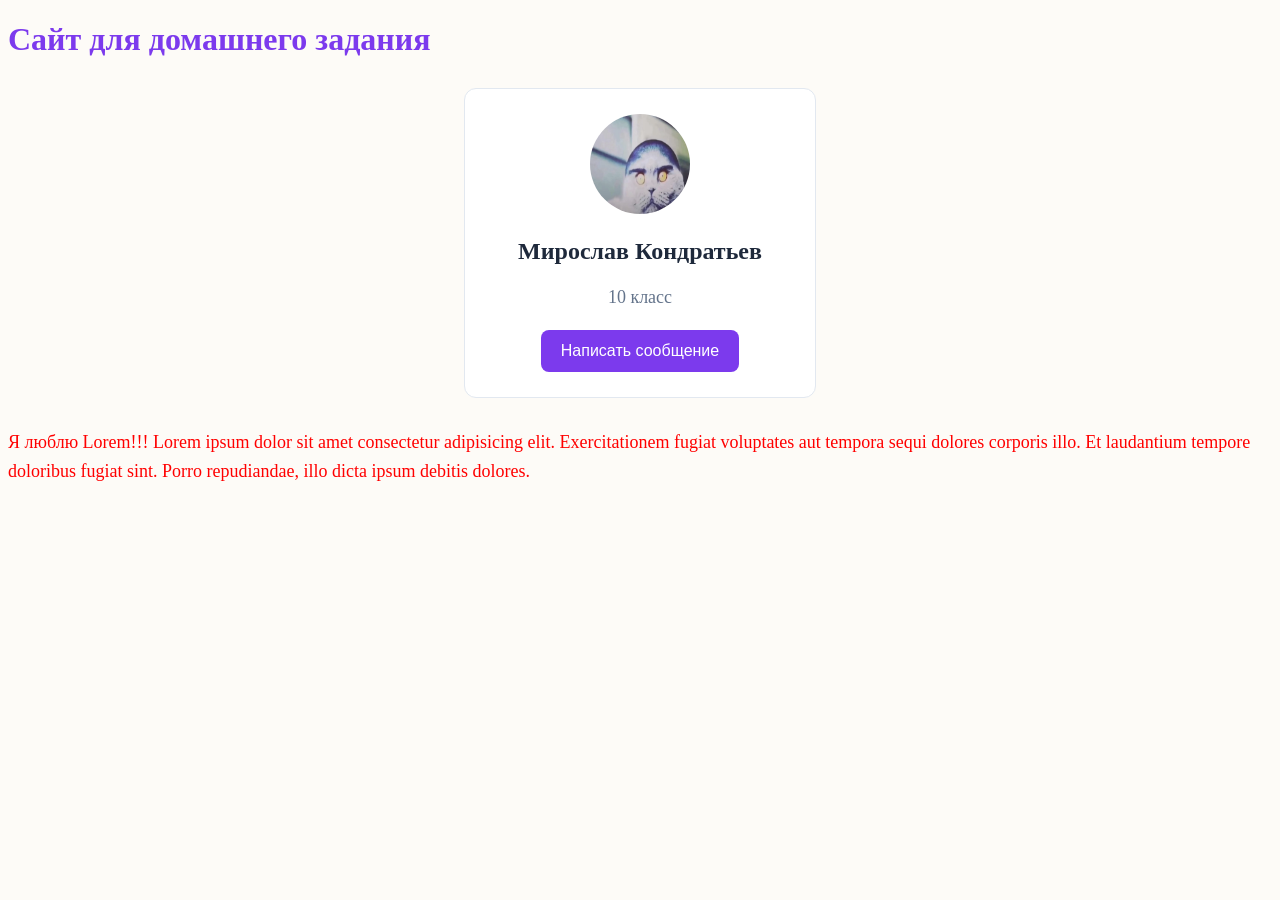
<file: index.html>
<!DOCTYPE html>
<html lang="en">
<head>
    <link rel="stylesheet" href="style.css">
    <meta charset="UTF-8">
    <meta name="viewport" content="width=device-width, initial-scale=1.0">
    <title>9urokCSS</title>
    <style>
        p {
            color: green;
        }
    </style>
</head>
<body>
    <h1>Сайт для домашнего задания</h1>
    <div class="profile-card">

    <img src="ava.jpg" alt="картинка" class="ava">

    <h2>Мирослав Кондратьев</h2>

    <p>10 класс</p>

    <button>Написать сообщение</button>

</div>
    <p style="color: red;">Я люблю Lorem!!! Lorem ipsum dolor sit amet consectetur adipisicing elit. Exercitationem fugiat voluptates aut tempora sequi dolores corporis illo. Et laudantium tempore doloribus fugiat sint. Porro repudiandae, illo dicta ipsum debitis dolores.</p>
</body>
</html>
</file>
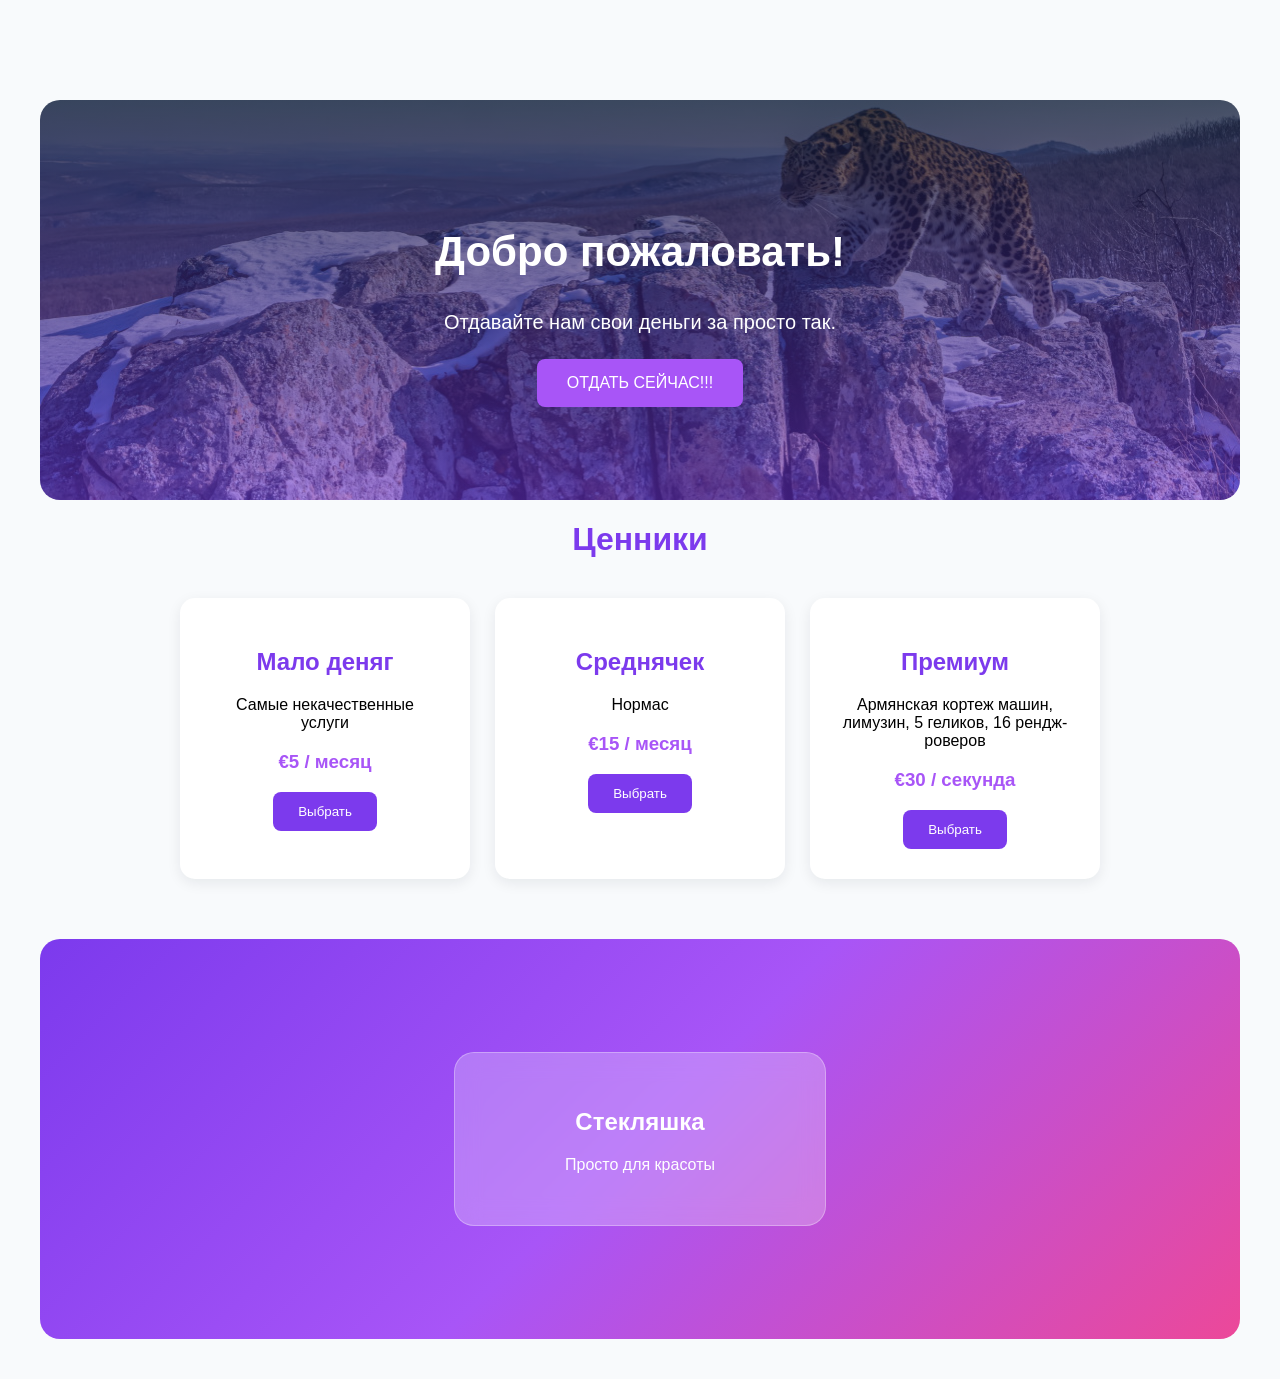
<file: domaska_11urok/index.html>
<!DOCTYPE html>
<html lang="ru">
<head>
    <meta charset="UTF-8">
    <meta name="viewport" content="width=device-width, initial-scale=1.0">
    <title>kartocki</title>
    <link rel="stylesheet" href="style.css">
</head>
<body>

<section class="главная">

    <div class="главная-внутри">

        <h1>Добро пожаловать!</h1>

        <p>
            Отдавайте нам свои деньги за просто так.
        </p>

        <button>ОТДАТЬ СЕЙЧАС!!!</button>

    </div>

</section>

    <h1>Ценники</h1>

    <section class="ценники">

        <div class="цена">

            <h2>Мало деняг</h2>

            <p>Самые некачественные услуги</p>

            <h3>€5 / месяц</h3>

            <button>Выбрать</button>

        </div>

        <div class="цена">

            <h2>Среднячек</h2>

            <p>Нормас</p>

            <h3>€15 / месяц</h3>

            <button>Выбрать</button>

        </div>

        <div class="цена">

            <h2>Премиум</h2>

            <p>Армянская кортеж машин, лимузин, 5 геликов, 16 рендж-роверов</p>

            <h3>€30 / секунда</h3>

            <button>Выбрать</button>

        </div>

    </section>
    
<section class="стекляшка-фон">

    <div class="стекляшка">

        <h2>Стекляшка</h2>

        <p>
         Просто для красоты
        </p>

    </div>

</section>

</body>
</html>
</file>
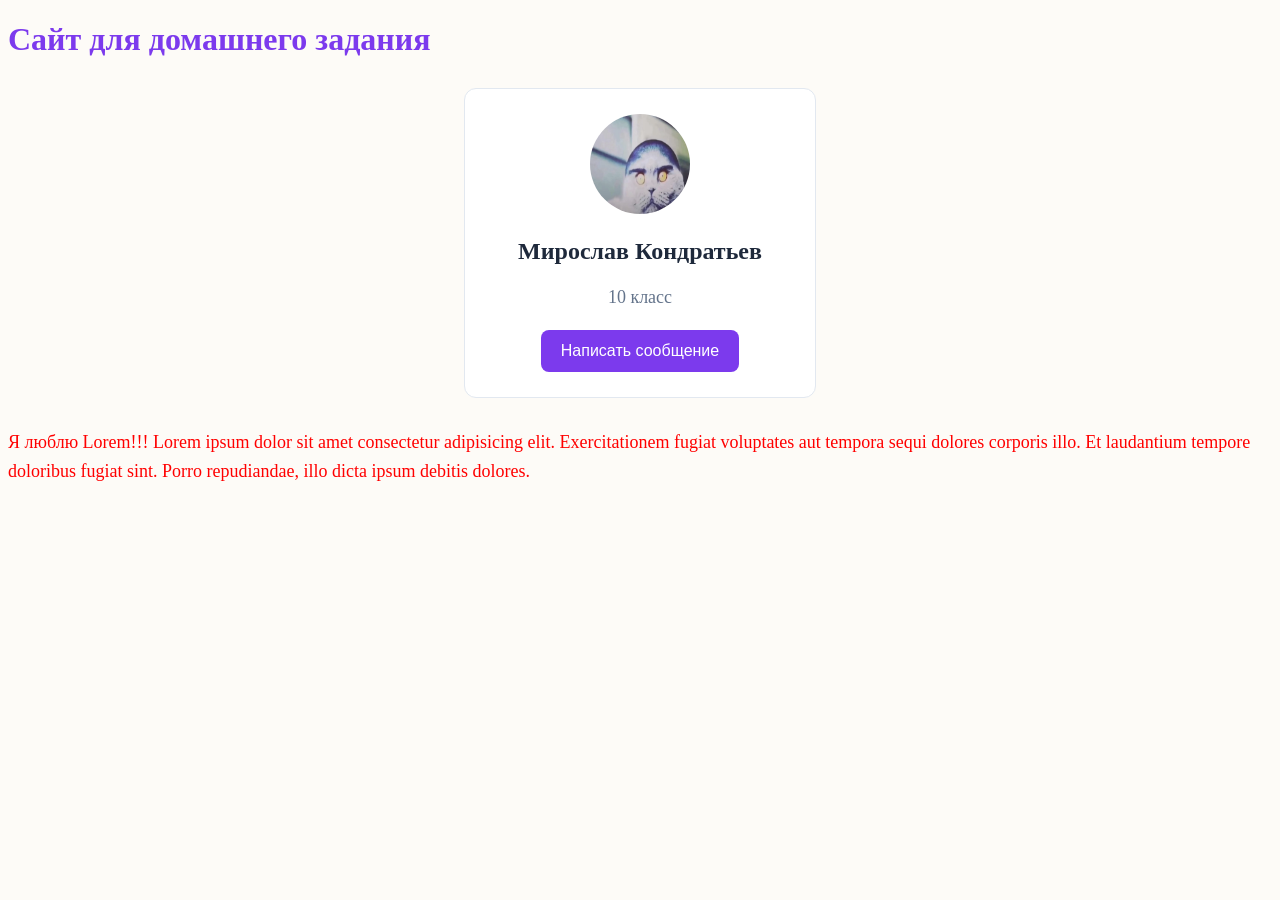
<file: domaska_9urok/index.html>
<!DOCTYPE html>
<html lang="ru">
<head>
    <link rel="stylesheet" href="style.css">
    <meta charset="UTF-8">
    <meta name="viewport" content="width=device-width, initial-scale=1.0">
    <title>9urokCSS</title>
    <style>
        p {
            color: green;
        }
    </style>
</head>
<body>
    <h1>Сайт для домашнего задания</h1>
    <div class="profile-card">

    <img src="ava.jpg" alt="картинка" class="ava">

    <h2>Мирослав Кондратьев</h2>

    <p>10 класс</p>

    <button>Написать сообщение</button>

</div>
    <p style="color: red;">Я люблю Lorem!!! Lorem ipsum dolor sit amet consectetur adipisicing elit. Exercitationem fugiat voluptates aut tempora sequi dolores corporis illo. Et laudantium tempore doloribus fugiat sint. Porro repudiandae, illo dicta ipsum debitis dolores.</p>
</body>
</html>
</file>
<file: style.css>
body {
    background-color: #FDFBF7;
}

h1 {
    color: #7C3AED;
}

p {
    font-size: 18px;
    line-height: 1.6;
    color: blue;
}

.profile-card {
    background-color: white;
    border: 1px solid #E2E8F0;
    border-radius: 12px;

    width: 300px;
    padding: 25px;

    text-align: center;
    margin: 30px auto;
}

.ava {
    width: 100px;
    height: 100px;
    border-radius: 50%;
    object-fit: cover;
}

.profile-card h2 {
    color: #1E293B;
    margin-bottom: 10px;
}

.profile-card p {
    color: #64748B;
}

.profile-card button {
    background-color: #7C3AED;
    color: white;

    border: none;
    border-radius: 8px;

    padding: 12px 20px;

    cursor: pointer;
    font-size: 16px;
}
</file>
<file: domaska_11urok/style.css>
body {
    font-family: Arial, sans-serif;
    background: #F8FAFC;
    margin: 0;
    padding: 40px;
    text-align: center;
}

h1 {
    color: #7C3AED;
}

.ценники {
    display: flex;
    justify-content: center;
    gap: 25px;
    flex-wrap: wrap;
    margin-top: 40px;
}

.цена {
    background: white;
    padding: 30px;
    width: 230px;
    border-radius: 15px;

    box-shadow: 0 4px 14px rgba(15, 23, 42, 0.08);

    transition: box-shadow 0.3s ease,
                transform 0.3s ease;
}

.цена:hover {
    box-shadow: 0 10px 25px rgba(15, 23, 42, 0.18);
    transform: translateY(-5px);
}

.цена h2 {
    color: #7C3AED;
}

.цена h3 {
    color: #A855F7;
}

button {
    background: #7C3AED;
    color: white;
    border: none;
    padding: 12px 25px;
    border-radius: 8px;
    cursor: pointer;
}

button:hover {
    background: #A855F7;
}

.главная {
    min-height: 400px;

    background-image:
        linear-gradient(
            rgba(15, 23, 42, 0.7),
            rgba(124, 58, 237, 0.5)
        ),
        url('hero.jpg');

    background-size: cover;
    background-position: center;

    display: flex;
    justify-content: center;
    align-items: center;

    margin-top: 60px;
    border-radius: 20px;
}

.главная-внутри {
    color: white;
    text-align: center;
    padding: 30px;
}

.главная-внутри h1 {
    color: white;
    font-size: 42px;
}

.главная-внутри p {
    font-size: 20px;
    margin-bottom: 25px;
}

.главная-внутри button {
    background: #A855F7;
    padding: 15px 30px;
    font-size: 16px;
}

.стекляшка-фон {
    min-height: 400px;

    background: linear-gradient(
        135deg,
        #7C3AED,
        #A855F7,
        #EC4899
    );

    display: flex;
    justify-content: center;
    align-items: center;

    margin-top: 60px;
    border-radius: 20px;
}

.стекляшка {
    width: 300px;
    padding: 35px;

    background: rgba(255, 255, 255, 0.25);

    backdrop-filter: blur(12px);
    -webkit-backdrop-filter: blur(12px);

    border: 1px solid rgba(255, 255, 255, 0.3);

    border-radius: 20px;

    color: white;
    text-align: center;
}

.стекляшка h2 {
    color: white;
}
</file>
<file: domaska_9urok/style.css>
body {
    background-color: #FDFBF7;
}

h1 {
    color: #7C3AED;
}

p {
    font-size: 18px;
    line-height: 1.6;
    color: blue;
}

.profile-card {
    background-color: white;
    border: 1px solid #E2E8F0;
    border-radius: 12px;

    width: 300px;
    padding: 25px;

    text-align: center;
    margin: 30px auto;
}

.ava {
    width: 100px;
    height: 100px;
    border-radius: 50%;
    object-fit: cover;
}

.profile-card h2 {
    color: #1E293B;
    margin-bottom: 10px;
}

.profile-card p {
    color: #64748B;
}

.profile-card button {
    background-color: #7C3AED;
    color: white;

    border: none;
    border-radius: 8px;

    padding: 12px 20px;

    cursor: pointer;
    font-size: 16px;
}
</file>
